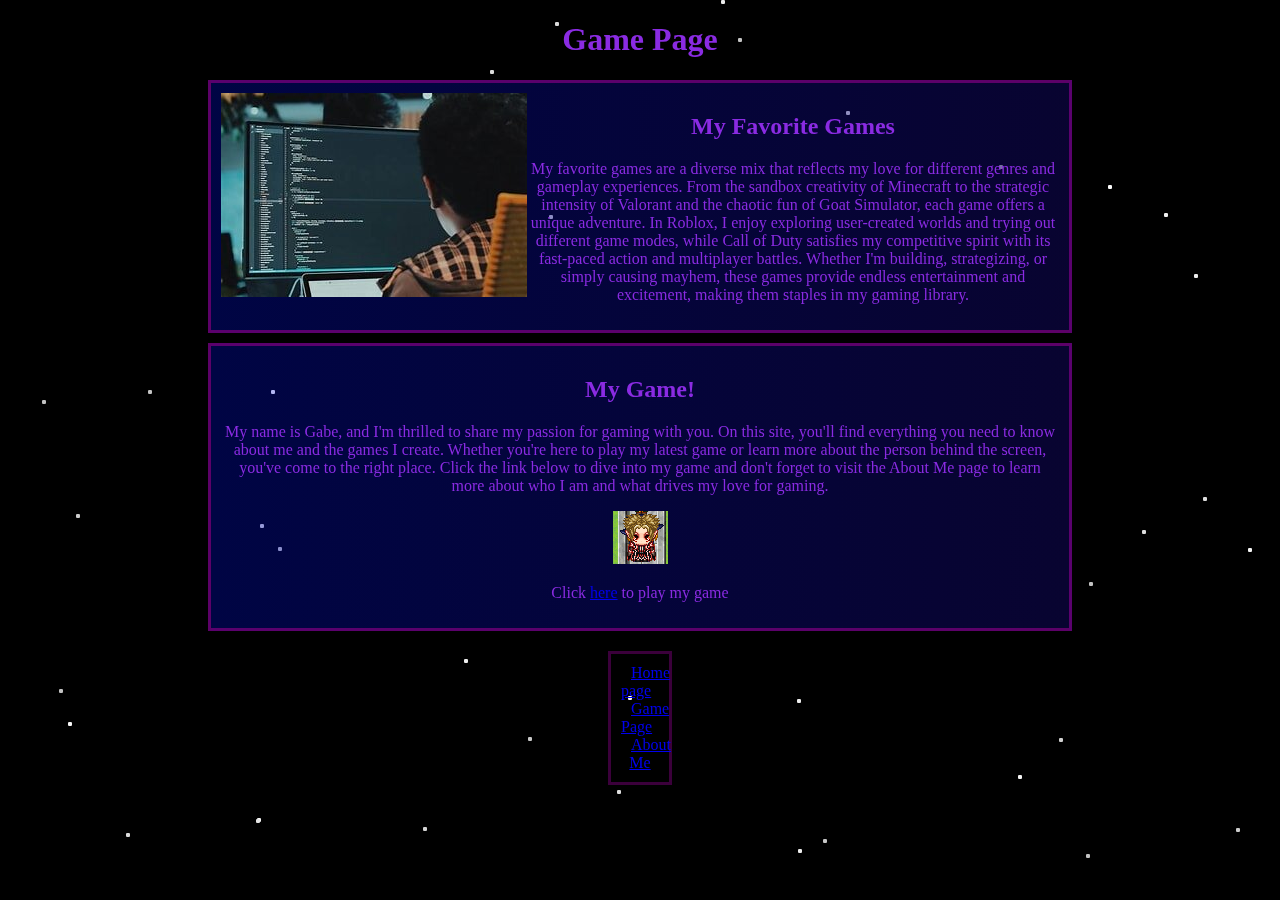
<file: index.html>
<!DOCTYPE html>
<html lang="en">

<head>
    <meta charset="UTF-8">
    <meta name="viewport" content="width=device-width, initial-scale=1.0">
    <title>Document</title>
    <style>
        body {
            background-color: black;
        }

        .textboxes {
            text-align: center;
            border: solid rgba(128, 0, 128, 0.705);
            background: linear-gradient(to right, rgba(0, 17, 255, 0.267), rgba(17, 8, 100, 0.486));
            padding: 10px;
            margin-top: 10px;
            margin-left: 200px;
            margin-right: 200px;
            color: blueviolet;
            overflow: auto;

        }

        .image {
            float: left;
        }

        #pointtolink {
            justify-content: center;
        }


        .links {
            text-align: center;
            padding: 10px;
            border: solid rgba(128, 0, 128, 0.459);
            margin: 20px 600px 0px 600px;
            padding: 10px;


        }

        .bg {
            background: url(https://i.ibb.co/87GbbFP/2799006.jpg) no-repeat;
            background-size: cover;
            height: 100%;
            width: 100%;
            position: fixed;
            top: 0;
            left: 0;
            z-index: -3;
        }

        .bg:before {
            content: "";
            width: 100%;
            height: 100%;
            background: #000;
            position: fixed;
            z-index: -1;
            top: 0;
            left: 0;
            opacity: 0.3;
        }

        @keyframes sf-fly-by-1 {
            from {
                transform: translateZ(-600px);
                opacity: 0.5;
            }

            to {
                transform: translateZ(0);
                opacity: 0.5;
            }
        }

        @keyframes sf-fly-by-2 {
            from {
                transform: translateZ(-1200px);
                opacity: 0.5;
            }

            to {
                transform: translateZ(-600px);
                opacity: 0.5;
            }
        }

        @keyframes sf-fly-by-3 {
            from {
                transform: translateZ(-1800px);
                opacity: 0.5;
            }

            to {
                transform: translateZ(-1200px);
                opacity: 0.5;
            }
        }

        .star-field {
            position: fixed;
            top: 0;
            left: 0;
            width: 100%;
            height: 100%;
            perspective: 600px;
            -webkit-perspective: 600px;
            z-index: -1;
        }

        .star-field .layer {
            box-shadow: -411px -476px #cccccc, 777px -407px #d4d4d4, -387px -477px #fcfcfc, -91px -235px #d4d4d4, 491px -460px #f7f7f7, 892px -128px #f7f7f7, 758px -277px #ededed, 596px 378px #cccccc, 647px 423px whitesmoke, 183px 389px #c7c7c7,
                524px -237px #f0f0f0, 679px -535px #e3e3e3, 158px 399px #ededed, 157px 249px #ededed, 81px -450px #ebebeb, 719px -360px #c2c2c2, -499px 473px #e8e8e8, -158px -349px #d4d4d4, 870px -134px #cfcfcf, 446px 404px #c2c2c2,
                440px 490px #d4d4d4, 414px 507px #e6e6e6, -12px 246px #fcfcfc, -384px 369px #e3e3e3, 641px -413px #fcfcfc, 822px 516px #dbdbdb, 449px 132px #c2c2c2, 727px 146px #f7f7f7, -315px -488px #e6e6e6, 952px -70px #e3e3e3,
                -869px -29px #dbdbdb, 502px 80px #dedede, 764px 342px #e0e0e0, -150px -380px #dbdbdb, 654px -426px #e3e3e3, -325px -263px #c2c2c2, 755px -447px #c7c7c7, 729px -177px #c2c2c2, -682px -391px #e6e6e6, 554px -176px #ededed,
                -85px -428px #d9d9d9, 714px 55px #e8e8e8, 359px -285px #cfcfcf, -362px -508px #dedede, 468px -265px #fcfcfc, 74px -500px #c7c7c7, -514px 383px #dbdbdb, 730px -92px #cfcfcf, -112px 287px #c9c9c9, -853px 79px #d6d6d6,
                828px 475px #d6d6d6, -681px 13px #fafafa, -176px 209px #f0f0f0, 758px 457px #fafafa, -383px -454px #ededed, 813px 179px #d1d1d1, 608px 98px whitesmoke, -860px -65px #c4c4c4, -572px 272px #f7f7f7, 459px 533px #fcfcfc,
                624px -481px #e6e6e6, 790px 477px #dedede, 731px -403px #ededed, 70px -534px #cccccc, -23px 510px #cfcfcf, -652px -237px whitesmoke, -690px 367px #d1d1d1, 810px 536px #d1d1d1, 774px 293px #c9c9c9, -362px 97px #c2c2c2,
                563px 47px #dedede, 313px 475px #e0e0e0, 839px -491px #e3e3e3, -217px 377px #d4d4d4, -581px 239px #c2c2c2, -857px 72px #cccccc, -23px 340px #dedede, -837px 246px white, 170px -502px #cfcfcf, 822px -443px #e0e0e0, 795px 497px #e0e0e0,
                -814px -337px #cfcfcf, 206px -339px #f2f2f2, -779px 108px #e6e6e6, 808px 2px #d4d4d4, 665px 41px #d4d4d4, -564px 64px #cccccc, -380px 74px #cfcfcf, -369px -60px #f7f7f7, 47px -495px #e3e3e3, -383px 368px #f7f7f7, 419px 288px #d1d1d1,
                -598px -50px #c2c2c2, -833px 187px #c4c4c4, 378px 325px whitesmoke, -703px 375px #d6d6d6, 392px 520px #d9d9d9, -492px -60px #c4c4c4, 759px 288px #ebebeb, 98px -412px #c4c4c4, -911px -277px #c9c9c9;
            transform-style: preserve-3d;
            position: absolute;
            top: 50%;
            left: 50%;
            height: 4px;
            width: 4px;
            border-radius: 2px;
        }

        .star-field .layer:nth-child(1) {
            animation: sf-fly-by-1 5s linear infinite;
        }

        .star-field .layer:nth-child(2) {
            animation: sf-fly-by-2 5s linear infinite;
        }

        .star-field .layer:nth-child(3) {
            animation: sf-fly-by-3 5s linear infinite;
        }
    </style>
</head>

<body>
    <h1 style="text-align: center; color: blueviolet;">Game Page </h1>
    <div class="textboxes">
        <img class="image" src="images/th.jpg" alt="Arizona Image">
        <h2>My Favorite Games</h2>
        <p>My favorite games are a diverse mix that reflects my love for different genres and gameplay experiences. From
            the sandbox creativity of Minecraft to the strategic intensity of Valorant and the chaotic fun of Goat
            Simulator, each game offers a unique adventure. In Roblox, I enjoy exploring user-created worlds and trying
            out different game modes, while Call of Duty satisfies my competitive spirit with its fast-paced action and
            multiplayer battles. Whether I'm building, strategizing, or simply causing mayhem, these games provide
            endless entertainment and excitement, making them staples in my gaming library. </p>
    </div>
    <div class="textboxes">
        <h2> My Game!</h2>
        <p> My name is Gabe, and I'm thrilled to share my passion for gaming with you. On this
            site, you'll find everything you need to know about me and the games I create. Whether you're here to play
            my latest game or learn more about the person behind the screen, you've come to the right place. Click the
            link below to dive into my game and don't forget to visit the About Me page to learn more about who I am and
            what drives my love for gaming.
        </p>
        <img id="pointtolink" src="images\image.png" alt="Image">
        <p>Click <a href="game/index.html" target="_blank"> here</a> to play my game</p>
    </div>
    <ul class="links">
        <a href="homepage.html" style="padding: 10px;"> Home page</a>
        <a href="index.html" style="padding: 10px;"> Game Page </a>
        <a href="aboutme.html" style="margin-left: 10px;"> About Me </a>
    </ul>
    <div class="bg"></div>

    <div class="star-field">
        <div class="layer"></div>
        <div class="layer"></div>
        <div class="layer"></div>
</body>

</html>
</file>
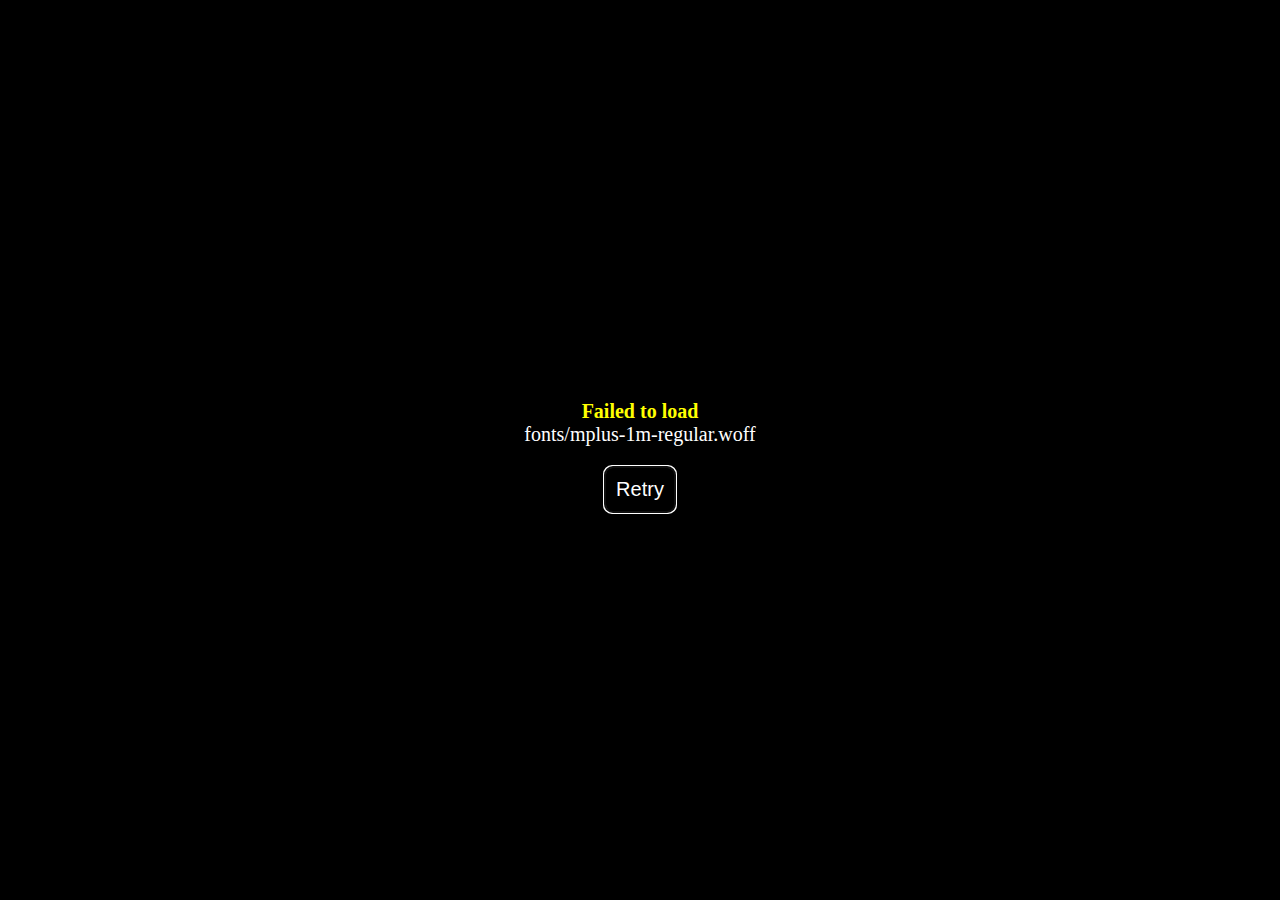
<file: game/index.html>
<!DOCTYPE html>
<html>
    <head>
        <meta charset="UTF-8">
        <meta name="apple-mobile-web-app-capable" content="yes">
        <meta name="apple-mobile-web-app-status-bar-style" content="black-translucent">
        <meta name="viewport" content="user-scalable=no">
        <link rel="icon" href="icon/icon.png" type="image/png">
        <link rel="apple-touch-icon" href="icon/icon.png">
        <link rel="stylesheet" type="text/css" href="css/game.css">
        <title>Get to School 5</title>
    </head>
    <body style="background-color: black">
        <script type="text/javascript" src="js/main.js"></script>
    </body>
</html>
</file>
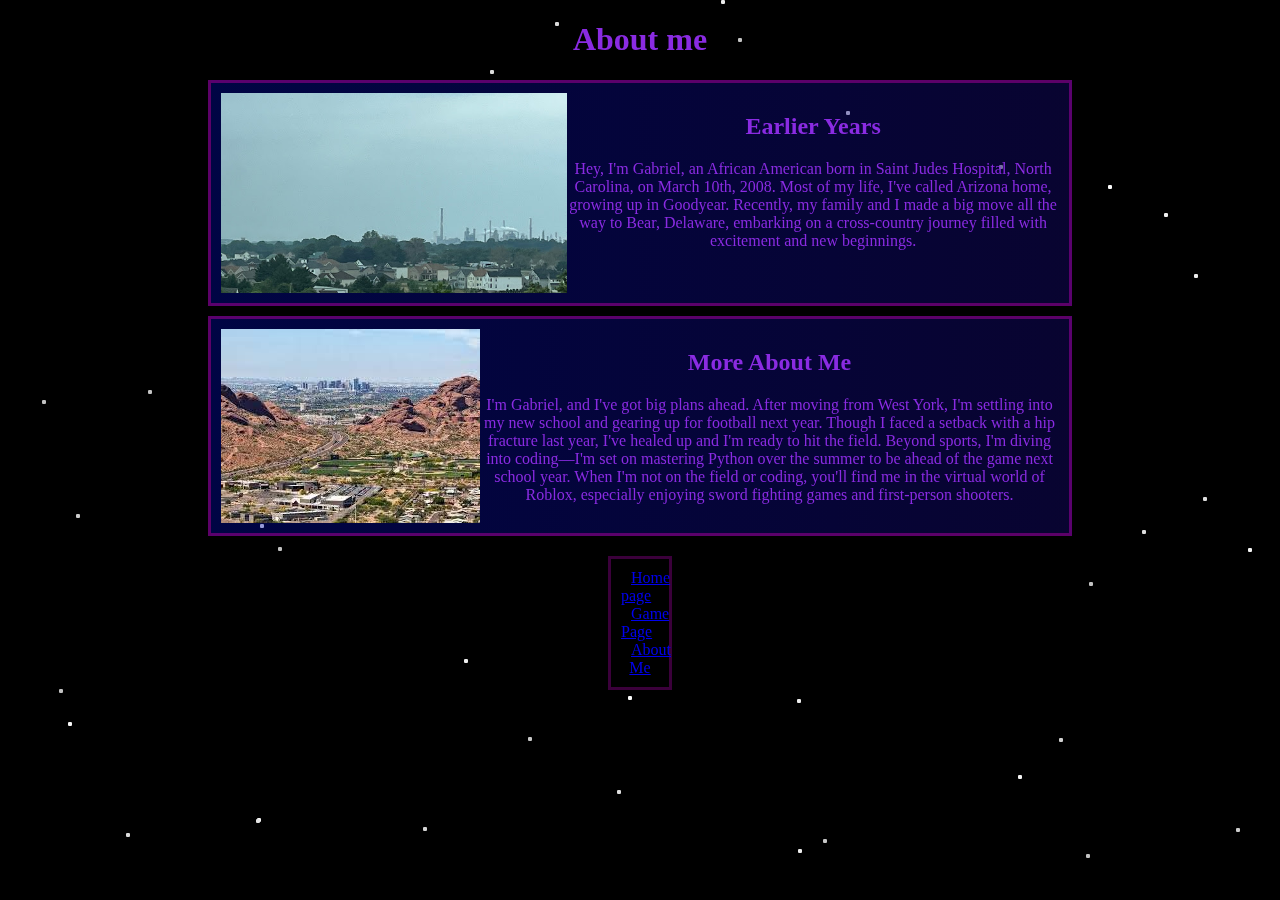
<file: aboutme.html>
<!DOCTYPE html>
<html lang="en">

<head>
    <meta charset="UTF-8">
    <meta name="viewport" content="width=device-width, initial-scale=1.0">
    <title>Document</title>
    <style>
        body {
            background-color: black;
        }

        .textboxes {
            text-align: center;
            border: solid rgba(128, 0, 128, 0.705);
            background: linear-gradient(to right, rgba(0, 17, 255, 0.267), rgba(17, 8, 100, 0.486));
            padding: 10px;
            margin-top: 10px;
            margin-left: 200px;
            margin-right: 200px;
            color: blueviolet;
            overflow: auto;

        }
        

        .links {
            text-align: center;
            padding: 10px;
            border: solid rgba(128, 0, 128, 0.459);
            margin: 20px 600px 0px 600px;
            padding: 10px;


        }

        .image {
            float: left;

        }

        .bg {
            background: url(https://i.ibb.co/87GbbFP/2799006.jpg) no-repeat;
            background-size: cover;
            height: 100%;
            width: 100%;
            position: fixed;
            top: 0;
            left: 0;
            z-index: -3;
        }

        .bg:before {
            content: "";
            width: 100%;
            height: 100%;
            background: #000;
            position: fixed;
            z-index: -1;
            top: 0;
            left: 0;
            opacity: 0.3;
        }

        @keyframes sf-fly-by-1 {
            from {
                transform: translateZ(-600px);
                opacity: 0.5;
            }

            to {
                transform: translateZ(0);
                opacity: 0.5;
            }
        }

        @keyframes sf-fly-by-2 {
            from {
                transform: translateZ(-1200px);
                opacity: 0.5;
            }

            to {
                transform: translateZ(-600px);
                opacity: 0.5;
            }
        }

        @keyframes sf-fly-by-3 {
            from {
                transform: translateZ(-1800px);
                opacity: 0.5;
            }

            to {
                transform: translateZ(-1200px);
                opacity: 0.5;
            }
        }

        .star-field {
            position: fixed;
            top: 0;
            left: 0;
            width: 100%;
            height: 100%;
            perspective: 600px;
            -webkit-perspective: 600px;
            z-index: -1;
        }

        .star-field .layer {
            box-shadow: -411px -476px #cccccc, 777px -407px #d4d4d4, -387px -477px #fcfcfc, -91px -235px #d4d4d4, 491px -460px #f7f7f7, 892px -128px #f7f7f7, 758px -277px #ededed, 596px 378px #cccccc, 647px 423px whitesmoke, 183px 389px #c7c7c7,
                524px -237px #f0f0f0, 679px -535px #e3e3e3, 158px 399px #ededed, 157px 249px #ededed, 81px -450px #ebebeb, 719px -360px #c2c2c2, -499px 473px #e8e8e8, -158px -349px #d4d4d4, 870px -134px #cfcfcf, 446px 404px #c2c2c2,
                440px 490px #d4d4d4, 414px 507px #e6e6e6, -12px 246px #fcfcfc, -384px 369px #e3e3e3, 641px -413px #fcfcfc, 822px 516px #dbdbdb, 449px 132px #c2c2c2, 727px 146px #f7f7f7, -315px -488px #e6e6e6, 952px -70px #e3e3e3,
                -869px -29px #dbdbdb, 502px 80px #dedede, 764px 342px #e0e0e0, -150px -380px #dbdbdb, 654px -426px #e3e3e3, -325px -263px #c2c2c2, 755px -447px #c7c7c7, 729px -177px #c2c2c2, -682px -391px #e6e6e6, 554px -176px #ededed,
                -85px -428px #d9d9d9, 714px 55px #e8e8e8, 359px -285px #cfcfcf, -362px -508px #dedede, 468px -265px #fcfcfc, 74px -500px #c7c7c7, -514px 383px #dbdbdb, 730px -92px #cfcfcf, -112px 287px #c9c9c9, -853px 79px #d6d6d6,
                828px 475px #d6d6d6, -681px 13px #fafafa, -176px 209px #f0f0f0, 758px 457px #fafafa, -383px -454px #ededed, 813px 179px #d1d1d1, 608px 98px whitesmoke, -860px -65px #c4c4c4, -572px 272px #f7f7f7, 459px 533px #fcfcfc,
                624px -481px #e6e6e6, 790px 477px #dedede, 731px -403px #ededed, 70px -534px #cccccc, -23px 510px #cfcfcf, -652px -237px whitesmoke, -690px 367px #d1d1d1, 810px 536px #d1d1d1, 774px 293px #c9c9c9, -362px 97px #c2c2c2,
                563px 47px #dedede, 313px 475px #e0e0e0, 839px -491px #e3e3e3, -217px 377px #d4d4d4, -581px 239px #c2c2c2, -857px 72px #cccccc, -23px 340px #dedede, -837px 246px white, 170px -502px #cfcfcf, 822px -443px #e0e0e0, 795px 497px #e0e0e0,
                -814px -337px #cfcfcf, 206px -339px #f2f2f2, -779px 108px #e6e6e6, 808px 2px #d4d4d4, 665px 41px #d4d4d4, -564px 64px #cccccc, -380px 74px #cfcfcf, -369px -60px #f7f7f7, 47px -495px #e3e3e3, -383px 368px #f7f7f7, 419px 288px #d1d1d1,
                -598px -50px #c2c2c2, -833px 187px #c4c4c4, 378px 325px whitesmoke, -703px 375px #d6d6d6, 392px 520px #d9d9d9, -492px -60px #c4c4c4, 759px 288px #ebebeb, 98px -412px #c4c4c4, -911px -277px #c9c9c9;
            transform-style: preserve-3d;
            position: absolute;
            top: 50%;
            left: 50%;
            height: 4px;
            width: 4px;
            border-radius: 2px;
        }

        .star-field .layer:nth-child(1) {
            animation: sf-fly-by-1 5s linear infinite;
        }

        .star-field .layer:nth-child(2) {
            animation: sf-fly-by-2 5s linear infinite;
        }

        .star-field .layer:nth-child(3) {
            animation: sf-fly-by-3 5s linear infinite;
        }
    </style>
</head>

<body>
    <h1 style="text-align: center; color: blueviolet;">About me </h1>
    <div class="textboxes">
        <img class="image" src="images/beard.jpg" alt="Arizona Image" style="height: 200px;">
        <h2>Earlier Years </h2>
        <p>Hey, I'm Gabriel, an African American born in Saint Judes Hospital, North Carolina, on
            March 10th, 2008. Most of my life, I've called Arizona home, growing up in Goodyear. Recently, my family and
            I made a big move all the way to Bear, Delaware, embarking on a cross-country journey filled with excitement
            and new beginnings. </p>
    </div>
    <div class="textboxes">
        <img class="image" src="images/arizona.jpg" alt="Arizona Image">
        <h2 style="padding-left: e00px;">More About Me</h2>

        <p> I'm Gabriel, and I've got big plans ahead. After moving from West York, I'm settling
            into my new school and gearing up for football next year. Though I faced a setback with a hip fracture last
            year, I've healed up and I'm ready to hit the field. Beyond sports, I'm diving into coding—I'm set on
            mastering
            Python over the summer to be ahead of the game next school year. When I'm not on the field or coding, you'll
            find me in the virtual world of Roblox, especially enjoying sword fighting games and first-person shooters.
        </p>

    </div>
    <ul class="links">
        <a href="homepage.html" style="padding: 10px;"> Home page</a>
        <a href="index.html" style="padding: 10px;"> Game Page </a>
        <a href="aboutme.html" style="margin-left: 10px;"> About Me </a>
    </ul>
    <div class="bg"></div>

    <div class="star-field">
        <div class="layer"></div>
        <div class="layer"></div>
        <div class="layer"></div>
</body>

</html>
</file>
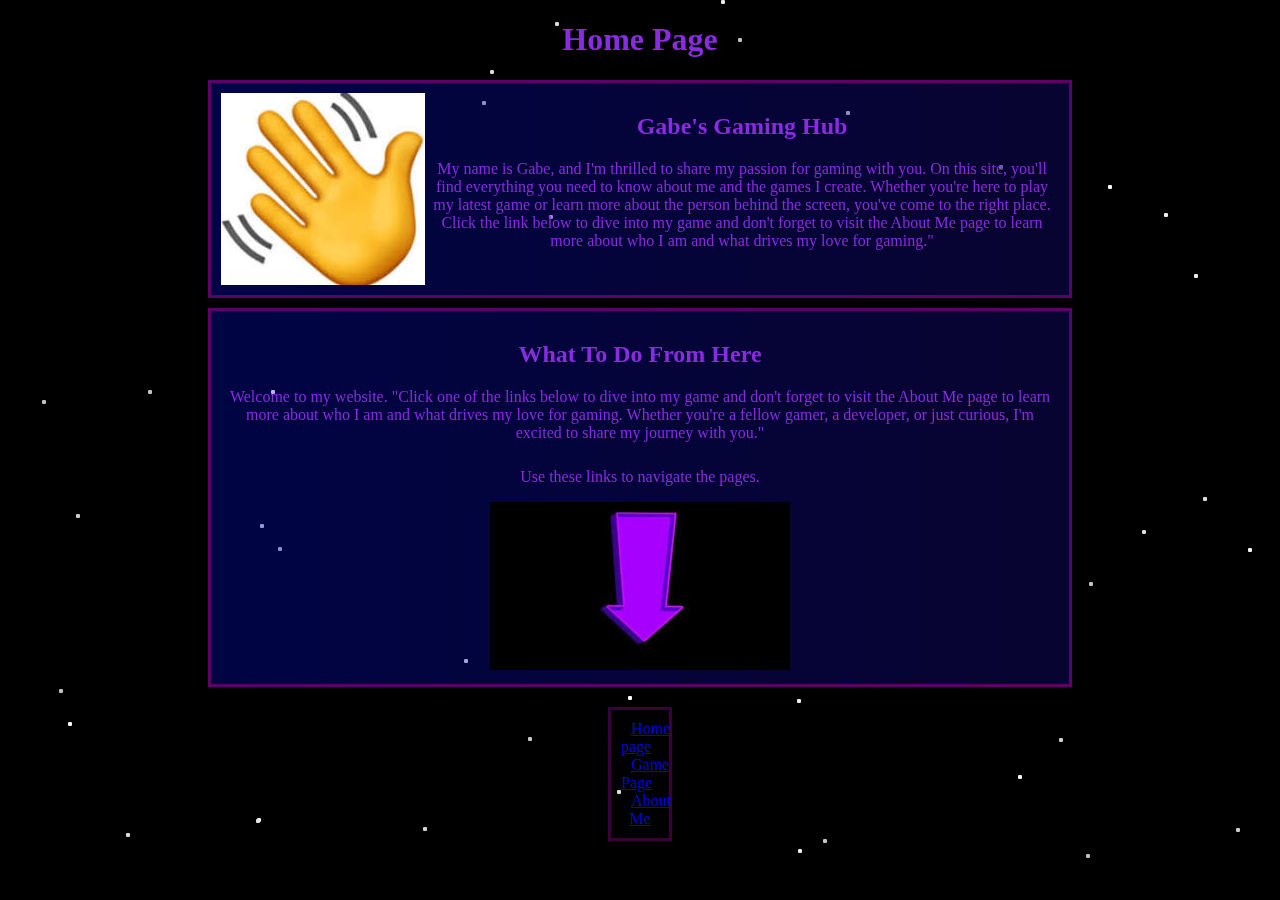
<file: homepage.html>
<!DOCTYPE html>
<html lang="en">

<head>
    <meta charset="UTF-8">
    <meta name="viewport" content="width=device-width, initial-scale=1.0">
    <title>Document</title>
    <style>
        body {
            background-color: black;
        }

        .textboxes {
            text-align: center;
            border: solid rgba(128, 0, 128, 0.705);
            background: linear-gradient(to right, rgba(0, 17, 255, 0.267), rgba(17, 8, 100, 0.486));
            padding: 10px;
            margin-top: 10px;
            margin-left: 200px;
            margin-right: 200px;
            color: blueviolet;
            overflow: auto;

        }

        .image {
            float: left;

        }

        #pointtolink {
            justify-content: center;
        }

        .links {
            text-align: center;
            padding: 10px;
            border: solid rgba(128, 0, 128, 0.459);
            margin: 20px 600px 0px 600px;
            padding: 10px;


        }

        .bg {
            background: url(https://i.ibb.co/87GbbFP/2799006.jpg) no-repeat;
            background-size: cover;
            height: 100%;
            width: 100%;
            position: fixed;
            top: 0;
            left: 0;
            z-index: -3;
        }

        .bg:before {
            content: "";
            width: 100%;
            height: 100%;
            background: #000;
            position: fixed;
            z-index: -1;
            top: 0;
            left: 0;
            opacity: 0.3;
        }

        @keyframes sf-fly-by-1 {
            from {
                transform: translateZ(-600px);
                opacity: 0.5;
            }

            to {
                transform: translateZ(0);
                opacity: 0.5;
            }
        }

        @keyframes sf-fly-by-2 {
            from {
                transform: translateZ(-1200px);
                opacity: 0.5;
            }

            to {
                transform: translateZ(-600px);
                opacity: 0.5;
            }
        }

        @keyframes sf-fly-by-3 {
            from {
                transform: translateZ(-1800px);
                opacity: 0.5;
            }

            to {
                transform: translateZ(-1200px);
                opacity: 0.5;
            }
        }

        .star-field {
            position: fixed;
            top: 0;
            left: 0;
            width: 100%;
            height: 100%;
            perspective: 600px;
            -webkit-perspective: 600px;
            z-index: -1;
        }

        .star-field .layer {
            box-shadow: -411px -476px #cccccc, 777px -407px #d4d4d4, -387px -477px #fcfcfc, -91px -235px #d4d4d4, 491px -460px #f7f7f7, 892px -128px #f7f7f7, 758px -277px #ededed, 596px 378px #cccccc, 647px 423px whitesmoke, 183px 389px #c7c7c7,
                524px -237px #f0f0f0, 679px -535px #e3e3e3, 158px 399px #ededed, 157px 249px #ededed, 81px -450px #ebebeb, 719px -360px #c2c2c2, -499px 473px #e8e8e8, -158px -349px #d4d4d4, 870px -134px #cfcfcf, 446px 404px #c2c2c2,
                440px 490px #d4d4d4, 414px 507px #e6e6e6, -12px 246px #fcfcfc, -384px 369px #e3e3e3, 641px -413px #fcfcfc, 822px 516px #dbdbdb, 449px 132px #c2c2c2, 727px 146px #f7f7f7, -315px -488px #e6e6e6, 952px -70px #e3e3e3,
                -869px -29px #dbdbdb, 502px 80px #dedede, 764px 342px #e0e0e0, -150px -380px #dbdbdb, 654px -426px #e3e3e3, -325px -263px #c2c2c2, 755px -447px #c7c7c7, 729px -177px #c2c2c2, -682px -391px #e6e6e6, 554px -176px #ededed,
                -85px -428px #d9d9d9, 714px 55px #e8e8e8, 359px -285px #cfcfcf, -362px -508px #dedede, 468px -265px #fcfcfc, 74px -500px #c7c7c7, -514px 383px #dbdbdb, 730px -92px #cfcfcf, -112px 287px #c9c9c9, -853px 79px #d6d6d6,
                828px 475px #d6d6d6, -681px 13px #fafafa, -176px 209px #f0f0f0, 758px 457px #fafafa, -383px -454px #ededed, 813px 179px #d1d1d1, 608px 98px whitesmoke, -860px -65px #c4c4c4, -572px 272px #f7f7f7, 459px 533px #fcfcfc,
                624px -481px #e6e6e6, 790px 477px #dedede, 731px -403px #ededed, 70px -534px #cccccc, -23px 510px #cfcfcf, -652px -237px whitesmoke, -690px 367px #d1d1d1, 810px 536px #d1d1d1, 774px 293px #c9c9c9, -362px 97px #c2c2c2,
                563px 47px #dedede, 313px 475px #e0e0e0, 839px -491px #e3e3e3, -217px 377px #d4d4d4, -581px 239px #c2c2c2, -857px 72px #cccccc, -23px 340px #dedede, -837px 246px white, 170px -502px #cfcfcf, 822px -443px #e0e0e0, 795px 497px #e0e0e0,
                -814px -337px #cfcfcf, 206px -339px #f2f2f2, -779px 108px #e6e6e6, 808px 2px #d4d4d4, 665px 41px #d4d4d4, -564px 64px #cccccc, -380px 74px #cfcfcf, -369px -60px #f7f7f7, 47px -495px #e3e3e3, -383px 368px #f7f7f7, 419px 288px #d1d1d1,
                -598px -50px #c2c2c2, -833px 187px #c4c4c4, 378px 325px whitesmoke, -703px 375px #d6d6d6, 392px 520px #d9d9d9, -492px -60px #c4c4c4, 759px 288px #ebebeb, 98px -412px #c4c4c4, -911px -277px #c9c9c9;
            transform-style: preserve-3d;
            position: absolute;
            top: 50%;
            left: 50%;
            height: 4px;
            width: 4px;
            border-radius: 2px;
        }

        .star-field .layer:nth-child(1) {
            animation: sf-fly-by-1 5s linear infinite;
        }

        .star-field .layer:nth-child(2) {
            animation: sf-fly-by-2 5s linear infinite;
        }

        .star-field .layer:nth-child(3) {
            animation: sf-fly-by-3 5s linear infinite;
        }
    </style>
</head>

<body>
    <h1 style="text-align: center; color: blueviolet;">Home Page </h1>

    <div class="textboxes">
        <img class="image" src="images\download.jpg" alt="Image">
        <h2>Gabe's Gaming Hub </h2>
        <p> My name is Gabe, and I'm thrilled to share my passion for gaming with you. On this site, you'll find
            everything you need to know about me and the games I create. Whether you're here to play my latest game or
            learn more about the person behind the screen, you've come to the right place. Click the link below to dive
            into my game and don't forget to visit the About Me page to learn more about who I am and what drives my
            love for gaming."
        </p>
    </div>
    <div class="textboxes">
        <h2>What To Do From Here </h2>
        <p> Welcome to my website. "Click one of the links below to dive into my game and don't forget to visit the
            About Me
            page to learn more about who I am and what drives my love for gaming. Whether you're a fellow gamer, a
            developer, or just curious, I'm excited to share my journey with you." </p>
        <p style="padding-top: 10px;">Use these links to navigate the pages.</p>
        <img id="pointtolink" src="images\purplearrow.jpg" alt="Image">
    </div>
    <ul class="links">
        <a href="homepage.html" style="padding: 10px;"> Home page</a>
        <a href="index.html" style="padding: 10px;"> Game Page </a>
        <a href="aboutme.html" style="margin-left: 10px;"> About Me </a>
    </ul>
    <div class="bg"></div>

    <div class="star-field">
        <div class="layer"></div>
        <div class="layer"></div>
        <div class="layer"></div>
</body>

</html>
</file>
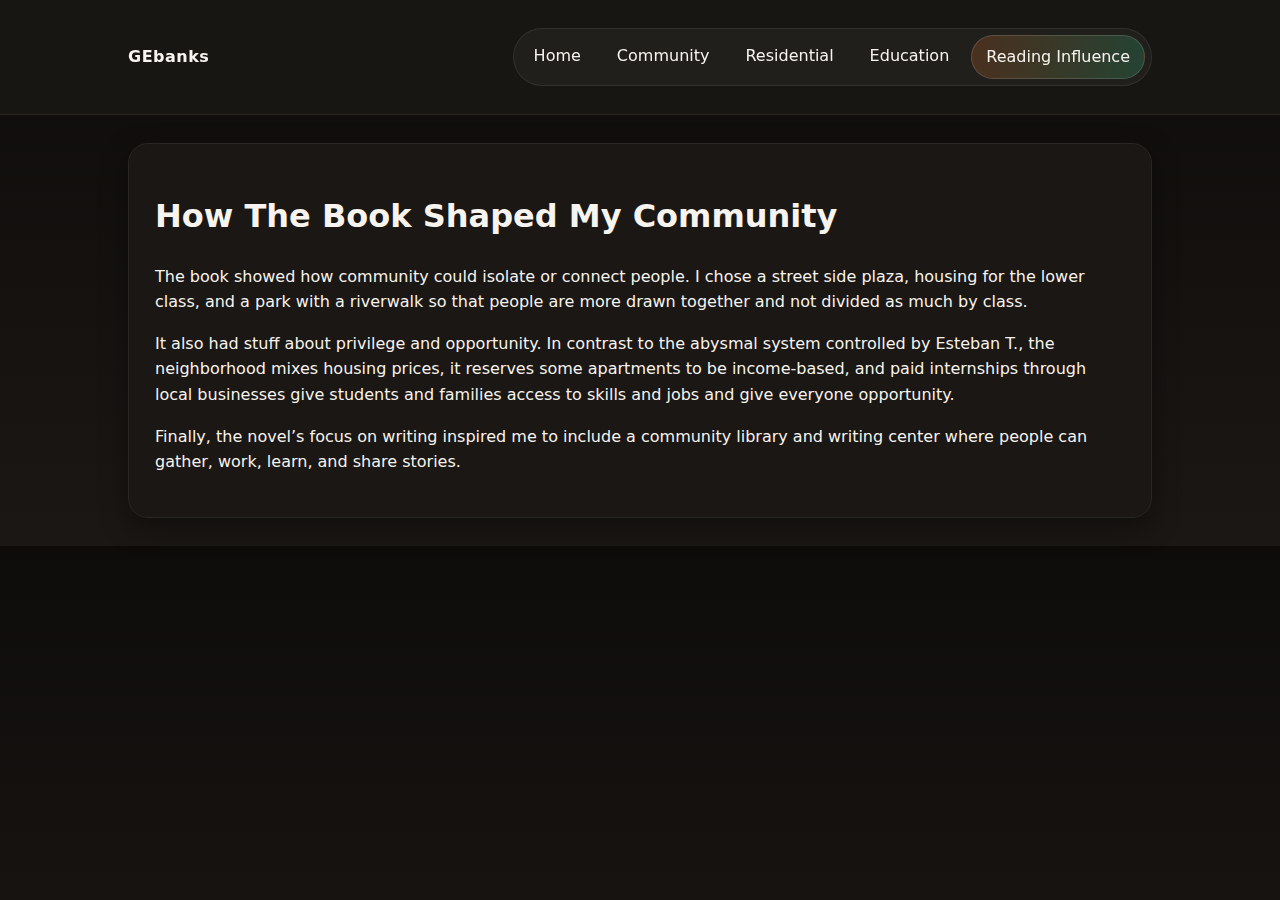
<file: info.html>
<!DOCTYPE html>
<html lang="en">
<head>
<meta charset="utf-8" />
<meta name="viewport" content="width=device-width, initial-scale=1" />
<title>Reading Influence</title>
<link rel="stylesheet" href="info.css">
</head>
<body>
<header class="site-header">
<div class="wrap nav">
<div class="brand">GEbanks</div>
<nav class="nav-links">
<a class="nav-link" href="index.html">Home</a>
<a class="nav-link" href="community.html">Community</a>
<a class="nav-link" href="residential.html">Residential</a>
<a class="nav-link" href="education.html">Education</a>
<a class="nav-link active" href="info.html">Reading Influence</a>
</nav>
</div>
</header>


<main class="wrap">
<section class="card">
<h1>How The Book Shaped My Community</h1>
<p>
 The book showed how community could isolate or connect people. I chose a street side plaza, housing for the lower class, and a park with a riverwalk so that people are more drawn together and not divided as much by class.
</p>
<p>
It also had stuff about privilege and opportunity. In contrast to the abysmal system controlled by Esteban T., the neighborhood mixes housing prices, it reserves some apartments to be income‑based, and paid internships through local businesses give students and families access to skills and jobs and give everyone opportunity.
</p>
<p>
Finally, the novel’s focus on writing inspired me to include a community library and writing center where people can gather, work, learn, and share stories.
</p>
</section>
</main>
</body>
</html>
</file>
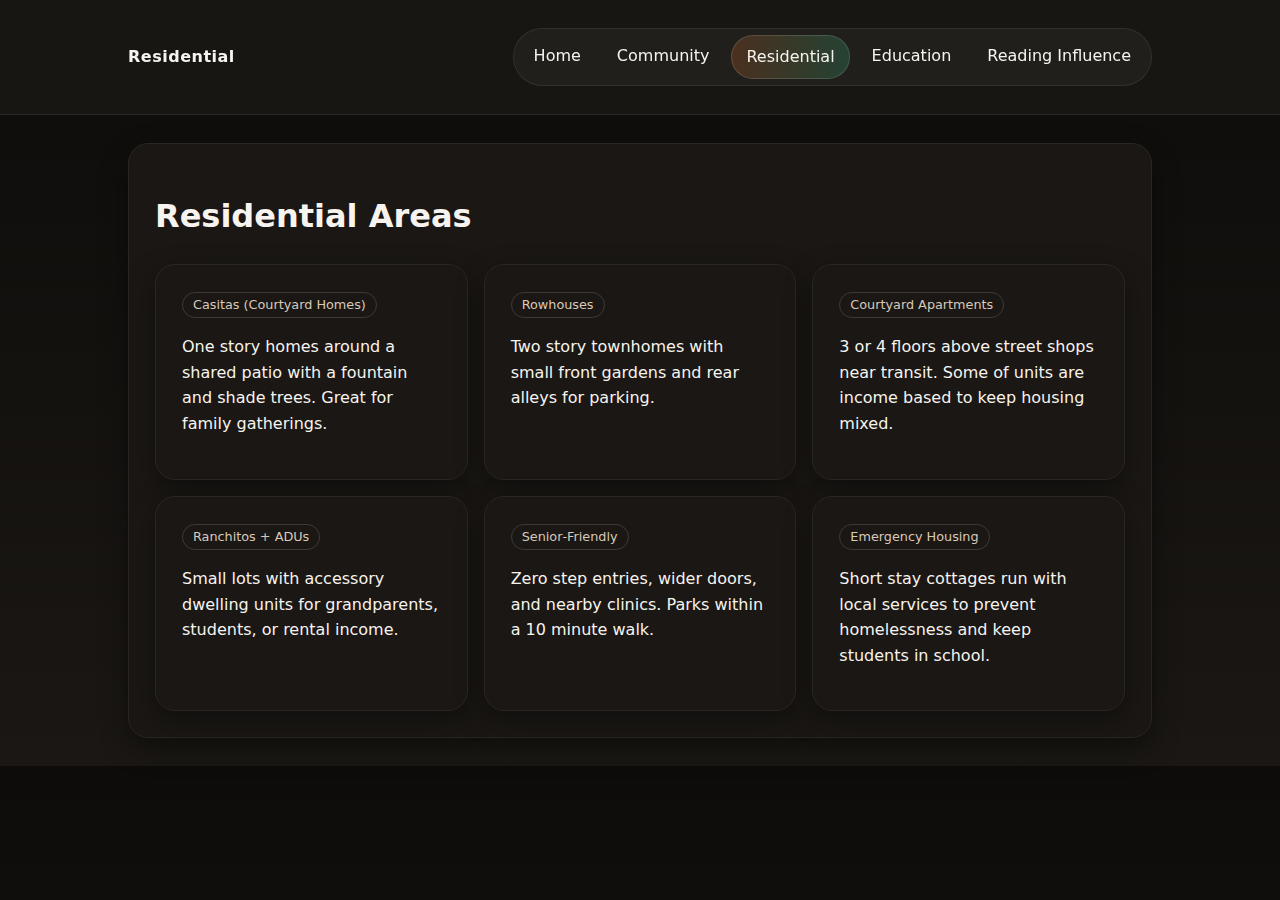
<file: residential.html>
<!DOCTYPE html>
<html lang="en">
<head>
<meta charset="utf-8" />
<meta name="viewport" content="width=device-width, initial-scale=1" />
<title>Residential</title>
<link rel="stylesheet" href="residential.css">
</head>
<body>
<header class="site-header">
<div class="wrap nav">
<div class="brand">Residential</div>
<nav class="nav-links">
<a class="nav-link" href="index.html">Home</a>
<a class="nav-link" href="community.html">Community</a>
<a class="nav-link active" href="residential.html">Residential</a>
<a class="nav-link" href="education.html">Education</a>
<a class="nav-link" href="info.html">Reading Influence</a>
</nav>
</div>
</header>


<main class="wrap">
<section class="card">
<h1>Residential Areas</h1>
<div class="grid cols-3">
<div class="card">
<span class="badge">Casitas (Courtyard Homes)</span>
<p>One story homes around a shared patio with a fountain and shade trees. Great for family gatherings.</p>
</div>
<div class="card">
<span class="badge">Rowhouses</span>
<p>Two story townhomes with small front gardens and rear alleys for parking.</p>
</div>
<div class="card">
<span class="badge">Courtyard Apartments</span>
<p>3 or 4 floors above street shops near transit. Some of units are income based to keep housing mixed.</p>
</div>
<div class="card">
<span class="badge">Ranchitos + ADUs</span>
<p>Small lots with accessory dwelling units for grandparents, students, or rental income.</p>
</div>
<div class="card">
<span class="badge">Senior‑Friendly</span>
<p>Zero step entries, wider doors, and nearby clinics. Parks within a 10 minute walk.</p>
</div>
<div class="card">
<span class="badge">Emergency Housing</span>
<p>Short stay cottages run with local services to prevent homelessness and keep students in school.</p>
</div>
</div>
</section>
</main>
</body>
</html>
</file>
<file: game/css/game.css>
body {
    -moz-user-select: none;
    -webkit-user-select: none;
    -ms-user-select: none;
    user-select: none;
}
#errorPrinter {
    position: absolute;
    left: 50%;
    top: 50%;
    width: 640px;
    height: 100px;
    transform: translate(-50%, -50%);
    text-align: center;
    text-shadow: 1px 1px 3px #000;
    font-size: 20px;
    color: #fff;
    z-index: 9;
}
#errorName {
    color: #ff0;
    font-weight: bold;
    -moz-user-select: text;
    -webkit-user-select: text;
    -ms-user-select: text;
    user-select: text;
}
#errorMessage {
    color: #fff;
    -moz-user-select: text;
    -webkit-user-select: text;
    -ms-user-select: text;
    user-select: text;
}
#retryButton {
    font-size: 20px;
    color: #fff;
    background-color: #000;
    border-radius: 8px;
    margin: 20px;
    padding: 10px;
}
#fpsCounterBox {
    position: absolute;
    left: 5px;
    top: 5px;
    width: 90px;
    height: 40px;
    background: #222;
    opacity: 0.8;
    z-index: 8;
}
#fpsCounterLabel {
    position: absolute;
    top: 0px;
    left: 0px;
    padding: 5px 10px;
    height: 30px;
    line-height: 32px;
    font-size: 12px;
    font-family: rmmz-numberfont, sans-serif;
    color: #fff;
    text-align: left;
}
#fpsCounterNumber {
    position: absolute;
    top: 0px;
    right: 0px;
    padding: 5px 10px;
    height: 30px;
    line-height: 30px;
    font-size: 24px;
    font-family: rmmz-numberfont, monospace;
    color: #fff;
    text-align: right;
}
#loadingSpinner {
    margin: auto;
    position: absolute;
    top: 0px;
    left: 0px;
    right: 0px;
    bottom: 0px;
    width: 120px;
    height: 120px;
    z-index: 10;
}
#loadingSpinnerImage {
    margin: 0px;
    padding: 0px;
    border-radius: 50%;
    width: 96px;
    height: 96px;
    border: 12px solid rgba(255, 255, 255, 0.25);
    border-top: 12px solid rgba(255, 255, 255, 1);
    animation: fadein 2s ease, spin 1.5s linear infinite;
}
@keyframes fadein {
    0% {
        opacity: 0;
    }
    20% {
        opacity: 0;
    }
    100% {
        opacity: 1;
    }
}
@keyframes spin {
    0% {
        transform: rotate(0deg);
    }
    100% {
        transform: rotate(360deg);
    }
}
</file>
<file: info.css>
@import url('index.css');
/* No extra styles needed here; inherits the clean nav */
</file>
<file: residential.css>
@import url('index.css');
.badge{display:inline-block;padding:2px 10px;border:1px solid rgba(255,255,255,.15);border-radius:999px;color:var(--muted);font-size:.8rem}
.grid{display:grid;gap:16px}.cols-3{grid-template-columns:repeat(3,1fr)}@media (max-width:900px){.cols-3{grid-template-columns:1fr}}
</file>
